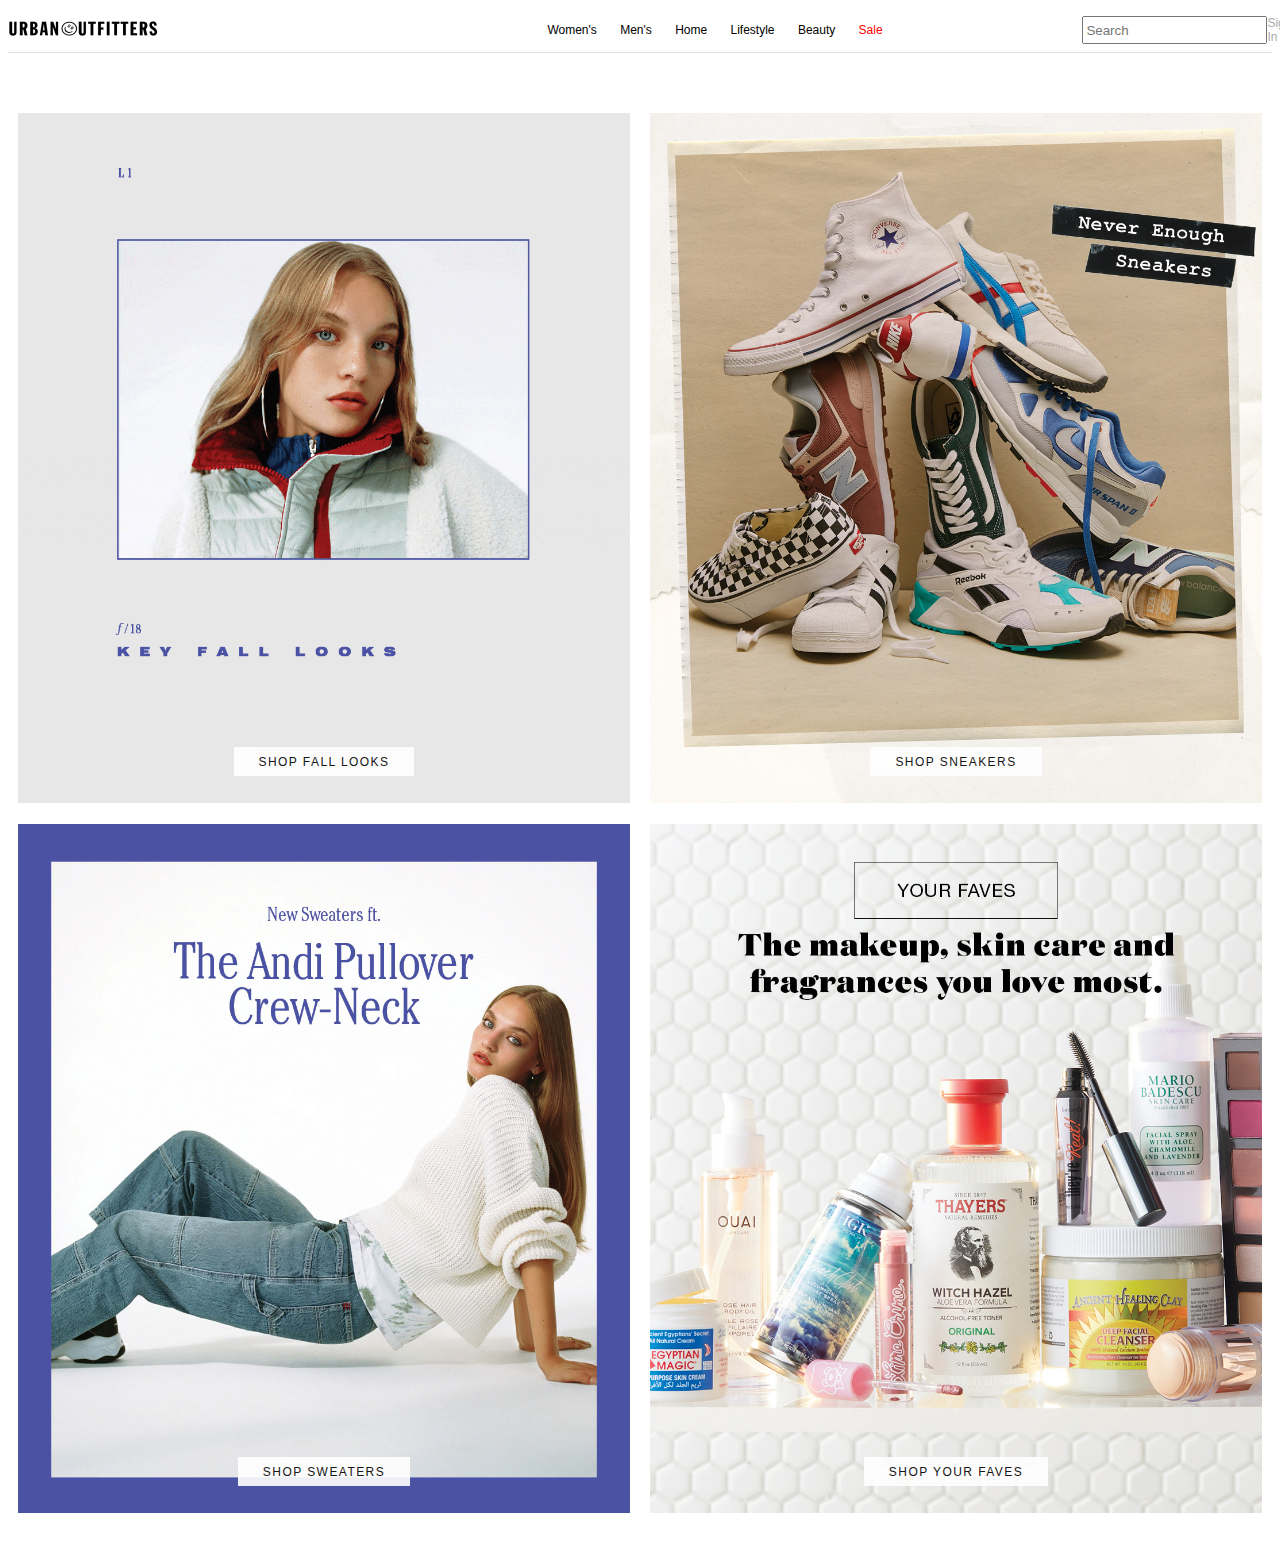
<file: index.html>
<!DOCTYPE html>
<html>
  <head>
    <link rel="stylesheet" href="css/output.css">
  <link rel="stylesheet" href="https://use.fontawesome.com/releases/v5.3.1/css/all.css" integrity="sha384-mzrmE5qonljUremFsqc01SB46JvROS7bZs3IO2EmfFsd15uHvIt+Y8vEf7N7fWAU" crossorigin="anonymous">
    <meta charset="utf-8">
    <title>Urban Outfitters</title>
  </head>
  <body>
<header>
  <div class="full-width-nav">
    <div class="nav-items">
      <div class="nav-logo">
        <img src="img/logo.gif" alt="">
      </div>
      <div class="nav-links">
        <ul>
          <li><a href="#">Women's</a></li>
          <li><a href="#">Men's</a></li>
          <li><a href="#">Home</a></li>
          <li><a href="#">Lifestyle</a></li>
          <li><a href="#">Beauty</a></li>
          <li><a id="red" href="#">Sale</a></li>
        </ul>
      </div>
      <div class="nav-signin-shop">
        <input type="text" placeholder="Search">
        <a href="#">Sign In</a>
        <i class="fas fa-shopping-bag"></i>
      </div>
    </div>
  </div>
  <div class="container">
    <div class="main-content">
      <div class="top-row">
        <div class="top-column-left column">
          <img class="main-images" src="img/top-left.gif" alt="">
          <ul class="button-row">
            <li class="buttonFalse">SHOP FALL LOOKS</li>
          </ul>
        </div>
        <div class="top-column-right column">
          <img class="main-images" src="img/top-right.jpg" alt="">
          <ul class="button-row">
            <li class="buttonFalse">SHOP SNEAKERS</li>
          </ul>
        </div>
      </div>
      <div class="bottom-row">
        <div class="bottom-column-left column">
          <img class="main-images" src="img/bottom-left.jpg" alt="">
          <ul class="button-row">
            <li class="buttonFalse">SHOP SWEATERS</li>
          </ul>
        </div>
        <div class="bottom-column-right column">
          <img class="main-images" src="img/bottom-right.jpg" alt="">
          <ul class="button-row">
            <li class="buttonFalse">SHOP YOUR FAVES</li>
          </ul>
        </div>
      </div>
    </div>

  </div>
</header>

</div>
  </body>
</html>
</file>
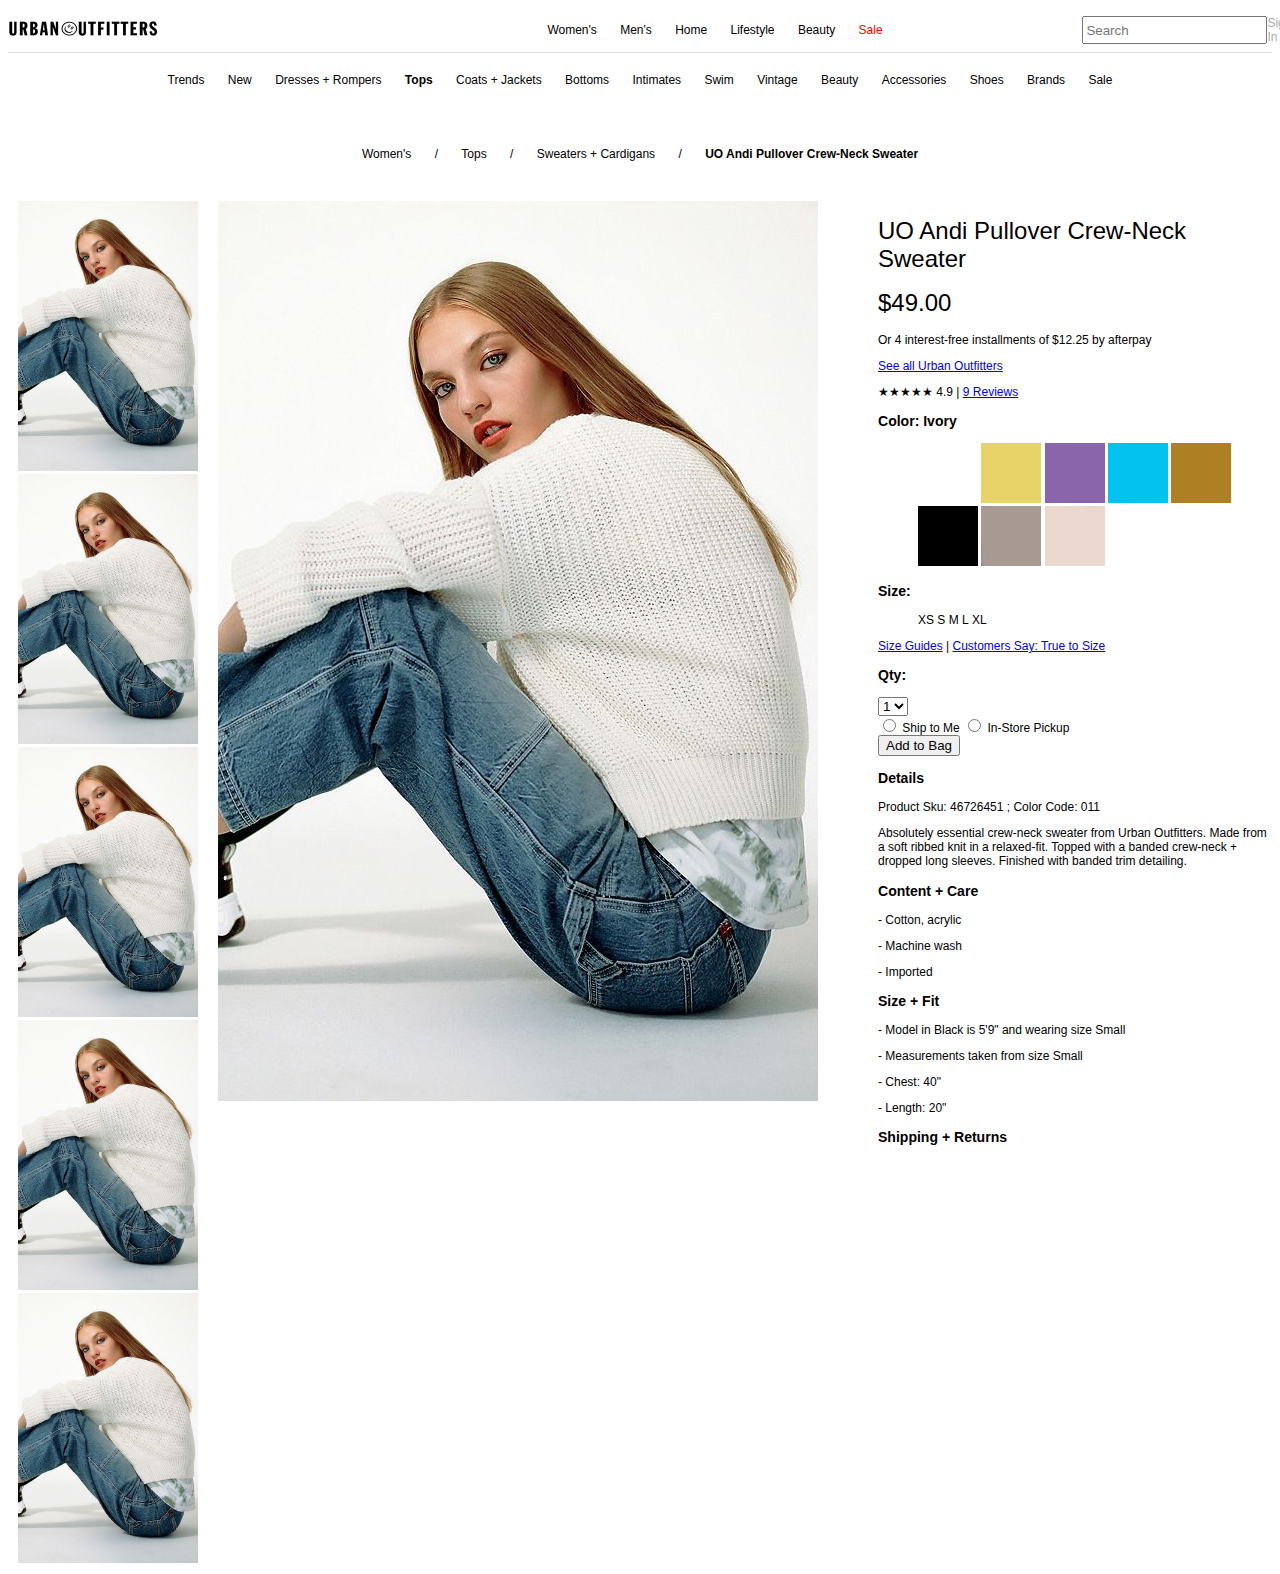
<file: product.html>
<!DOCTYPE html>
<html>
<head>
  <link rel="stylesheet" href="css/output.css">
  <link rel="stylesheet" href="css/product.css">
  <link rel="stylesheet" href="https://use.fontawesome.com/releases/v5.3.1/css/all.css" integrity="sha384-mzrmE5qonljUremFsqc01SB46JvROS7bZs3IO2EmfFsd15uHvIt+Y8vEf7N7fWAU" crossorigin="anonymous">
  <meta charset="utf-8">
  <title>Sweater</title>
</head>
<body>
  <header>
    <div class="full-width-nav">
      <div class="nav-items">
        <div class="nav-logo">
          <img src="img/logo.gif" alt="">
        </div>
        <div class="nav-links">
          <ul>
            <li><a href="#">Women's</a></li>
            <li><a href="#">Men's</a></li>
            <li><a href="#">Home</a></li>
            <li><a href="#">Lifestyle</a></li>
            <li><a href="#">Beauty</a></li>
            <li><a id="red" href="#">Sale</a></li>
          </ul>
        </div>
        <div class="nav-signin-shop">
          <input type="text" placeholder="Search">
          <a href="#">Sign In</a>
          <i class="fas fa-shopping-bag"></i>
        </div>
      </div>
    </div>
    <div class="womens-menu">
      <ul>
        <li>Trends</li>
        <li>New</li>
        <li>Dresses + Rompers</li>
        <li><span class="bold">Tops</span></li>
        <li>Coats + Jackets</li>
        <li>Bottoms</li>
        <li>Intimates</li>
        <li>Swim</li>
        <li>Vintage</li>
        <li>Beauty</li>
        <li>Accessories</li>
        <li>Shoes</li>
        <li>Brands</li>
        <li>Sale</li>
      </ul>
    </div>
    <div class="container">
      <div class="product-content">
        <div class="full-width-directory">
          <div class="directory">
            <ul>
              <li>Women's</li>
              <li>/</li>
              <li>Tops</li>
              <li>/</li>
              <li>Sweaters + Cardigans</li>
              <li>/</li>
              <li><span class="bold">UO Andi Pullover Crew-Neck Sweater</span></li>
            </ul>
          </div>
        </div>
        <div class="product-body">
          <div class="picture-column">
            <div class="thumbnail">
              <div class="thumbnail1"><img src="img/main-image.jpeg"></div>
              <div class="thumbnail2"><img src="img/main-image.jpeg"></div>
              <div class="thumbnail3"><img src="img/main-image.jpeg"></div>
              <div class="thumbnail4"><img src="img/main-image.jpeg"></div>
              <div class="thumbnail5"><img src="img/main-image.jpeg"></div>
            </div>
            <div class="big-picture">
              <div class="main-photo"><img src="img/main-image.jpeg"></div>
            </div>
          </div>
          <div class="detail-column">
            <div class="product-name">
              <h1>UO Andi Pullover Crew-Neck Sweater</h1>
              <div class="product-price">
                <h1>$49.00</h1>
                <p>Or 4 interest-free installments of $12.25 by afterpay</p>
              </div>
              <a href="#">See all Urban Outfitters</a>
              <p>★★★★★ 4.9 | <a href="#">9 Reviews</a></p>
            </div>
            <div class="product-choices">
              <div class="color-choices">
                <h3>Color: Ivory</h3>
                <ul class="color-list">
                  <li><img src="img/WHITE.jpeg" alt=""></li>
                  <li><img src="img/yellow.jpeg" alt=""></li>
                  <li><img src="img/purple.jpeg" alt=""></li>
                  <li><img src="img/blue.jpeg" alt=""></li>
                  <li><img src="img/brown.jpeg" alt=""></li>
                  <li><img src="img/black.jpeg" alt=""></li>
                  <li><img src="img/gray.jpeg" alt=""></li>
                  <li><img src="img/peach.jpeg" alt=""></li>
                </ul>
              </div>
              <div class="size-choices">
                <div class="select-size">
                  <h3>Size:</h3>
                  <ul class="size-boxes">
                    <li>XS</li>
                    <li>S</li>
                    <li>M</li>
                    <li>L</li>
                    <li>XL</li>
                  </ul>
                </div>
                <div class="size-guide">
                  <p><a href="#">Size Guides</a> | <a href="#">Customers Say: True to Size</a></p>
                </div>
              </div>
              <div class="quantity">
                <h3>Qty:</h3>
                <select class="dropdown">
                  <option value="1">1</option>
                </select>
              </div>
              <div class="ship-or-pickup">
                <input type="radio" name="shiptome" value="">
                <label for="shiptome">Ship to Me</label>
                <input type="radio" name="pickup" value="">
                <label for="pickup">In-Store Pickup</label>
              </div>
              <div class="bag-button">
                  <button type="button" name="button">Add to Bag</button>
              </div>
              <div class="wish-list">

              </div>
            </div>
            <div class="details-and-shipping">
              <div class="details">
                <div class="details-title">
                  <h3>Details</h3>
                </div>
                <div class="details-body">
                  <p>Product Sku: 46726451 ; Color Code: 011</p>
                  <p>Absolutely essential crew-neck sweater from Urban Outfitters. Made from a soft ribbed knit in a relaxed-fit. Topped with a banded crew-neck + dropped long sleeves. Finished with banded trim detailing.</p>
                  <div class="content-care">
                  <h3>Content + Care</h3>
                    <p>- Cotton, acrylic</p>
                    <p>- Machine wash</p>
                    <p>- Imported</p>
                  </div>
                  <div class="content-care">
                  <h3>Size + Fit</h3>
                    <p>- Model in Black is 5'9" and wearing size Small</p>
                    <p>- Measurements taken from size Small</p>
                    <p>- Chest: 40"</p>
                    <p>- Length: 20"</p>
                  </div>
                </div>

              </div>
              <div class="details-title">
                <h3>Shipping + Returns</h3>
              </div>
            </div>
          </div>
        </div>
      </div>

    </div>
  </body>
  </html>
</file>
<file: css/output.css>
* {
  box-sizing: border-box;
  font-family: helvetica, sans-serif;
}

body {
  font-size: 12px;
}

.full-width-nav {
  margin-bottom: 60px;
  border-bottom: 1px solid #ddd;
}

.nav-items {
  display: flex;
  flex-direction: row;
  justify-content: space-between;
  align-items: center;
  max-width: 1441px;
  height: 44px;
  margin-left: auto;
  margin-right: auto;
}
.nav-items img {
  height: 15px;
  display: inline-block;
  width: auto;
}

.nav-links {
  display: flex;
  margin-left: 15%;
}
.nav-links ul {
  list-style-position: inside;
  padding-left: 0;
}
.nav-links ul li {
  display: inline;
  width: 16.6666666667%;
  padding: 10px;
}
.nav-links ul a {
  color: black;
  text-decoration: none;
}
.nav-links ul a:hover {
  color: #ddd;
}

#red {
  color: red;
}
#red:hover {
  color: #ddd;
}

.nav-signin-shop {
  display: flex;
  justify-content: space-between;
  width: 15%;
  color: #ddd;
}
.nav-signin-shop a {
  color: #aaa;
  text-decoration: none;
}
.nav-signin-shop a:hover {
  color: black;
}

.top-row, .bottom-row {
  display: flex;
  height: auto;
  max-width: 1441px;
  flex-direction: row;
  margin-left: auto;
  margin-right: auto;
}

.column {
  display: flex;
  flex-direction: column;
  padding-left: 10px;
  padding-right: 10px;
}

.main-images {
  max-width: 100%;
  height: auto;
  display: inline-block;
}
.main-images:hover {
  opacity: 0.75;
  cursor: pointer;
}

.button-row {
  display: inline-flex;
  list-style: none;
  flex-direction: row;
  justify-content: center;
  position: relative;
  bottom: 68px;
  list-style-position: inside;
  padding-left: 0;
  margin-bottom: -20px;
}

.buttonFalse {
  background-color: white;
  padding: 8px 25px 7px 25px;
  letter-spacing: 0.09rem;
  opacity: 0.9;
}
.buttonFalse:hover {
  opacity: 1;
  cursor: pointer;
}

/*# sourceMappingURL=output.css.map */
</file>
<file: css/product.css>
* {
  box-sizing: border-box;
  font-family: helvetica, sans-serif;
}

body {
  font-size: 12px;
}

.full-width-nav {
  margin-bottom: 60px;
  border-bottom: 1px solid #ddd;
}

.nav-items {
  display: flex;
  flex-direction: row;
  justify-content: space-between;
  align-items: center;
  max-width: 1441px;
  height: 44px;
  margin-left: auto;
  margin-right: auto;
}
.nav-items img {
  height: 15px;
  display: inline-block;
  width: auto;
}

.nav-links {
  display: flex;
  margin-left: 15%;
}
.nav-links ul {
  list-style-position: inside;
  padding-left: 0;
}
.nav-links ul li {
  display: inline;
  width: 16.6666666667%;
  padding: 10px;
}
.nav-links ul a {
  color: black;
  text-decoration: none;
}
.nav-links ul a:hover {
  color: #ddd;
}

#red {
  color: red;
}
#red:hover {
  color: #ddd;
}

.nav-signin-shop {
  display: flex;
  justify-content: space-between;
  width: 15%;
  color: #ddd;
}
.nav-signin-shop a {
  color: #aaa;
  text-decoration: none;
}
.nav-signin-shop a:hover {
  color: black;
}

.top-row, .bottom-row {
  display: flex;
  height: auto;
  max-width: 1441px;
  flex-direction: row;
  margin-left: auto;
  margin-right: auto;
}

.column {
  display: flex;
  flex-direction: column;
  padding-left: 10px;
  padding-right: 10px;
}

.main-images {
  max-width: 100%;
  height: auto;
  display: inline-block;
}
.main-images:hover {
  opacity: 0.75;
  cursor: pointer;
}

.button-row {
  display: inline-flex;
  list-style: none;
  flex-direction: row;
  justify-content: center;
  position: relative;
  bottom: 68px;
  list-style-position: inside;
  padding-left: 0;
  margin-bottom: -20px;
}

.buttonFalse {
  background-color: white;
  padding: 8px 25px 7px 25px;
  letter-spacing: 0.09rem;
  opacity: 0.9;
}
.buttonFalse:hover {
  opacity: 1;
  cursor: pointer;
}

.bold {
  font-weight: bold;
}

.full-width-nav {
  margin-bottom: 20px;
}

h1 {
  font-weight: lighter;
  font-size: 24px;
}

li {
  list-style: none;
  display: inline;
}

.womens-menu {
  text-align: center;
  margin-bottom: 60px;
}
.womens-menu ul {
  list-style-position: inside;
  padding-left: 0;
}
.womens-menu ul li {
  display: inline;
  width: 16.6666666667%;
  padding: 10px;
}
.womens-menu ul li:hover {
  color: #ddd;
  cursor: pointer;
}

.directory {
  text-align: center;
  margin-bottom: 40px;
}
.directory ul {
  list-style-position: inside;
  padding-left: 0;
}
.directory ul li {
  display: inline;
  width: 16.6666666667%;
  padding: 10px;
}
.directory ul li:hover {
  color: #ddd;
  cursor: pointer;
}

.product-body {
  display: flex;
  height: auto;
  max-width: 1441px;
  flex-direction: row;
  margin-left: auto;
  margin-right: auto;
}

.picture-column {
  display: flex;
  height: auto;
  max-width: 1441px;
  flex-direction: row;
  margin-left: auto;
  margin-right: auto;
}

.thumbnail {
  width: 200px;
  display: flex;
  flex-direction: column;
  padding-left: 10px;
  padding-right: 10px;
}
.thumbnail img {
  width: 100%;
}

.big-picture {
  width: 30%;
  display: flex;
  flex-direction: column;
  padding-left: 10px;
  padding-right: 10px;
}

.detail-column {
  margin-left: 50px;
}

/*# sourceMappingURL=product.css.map */
</file>
